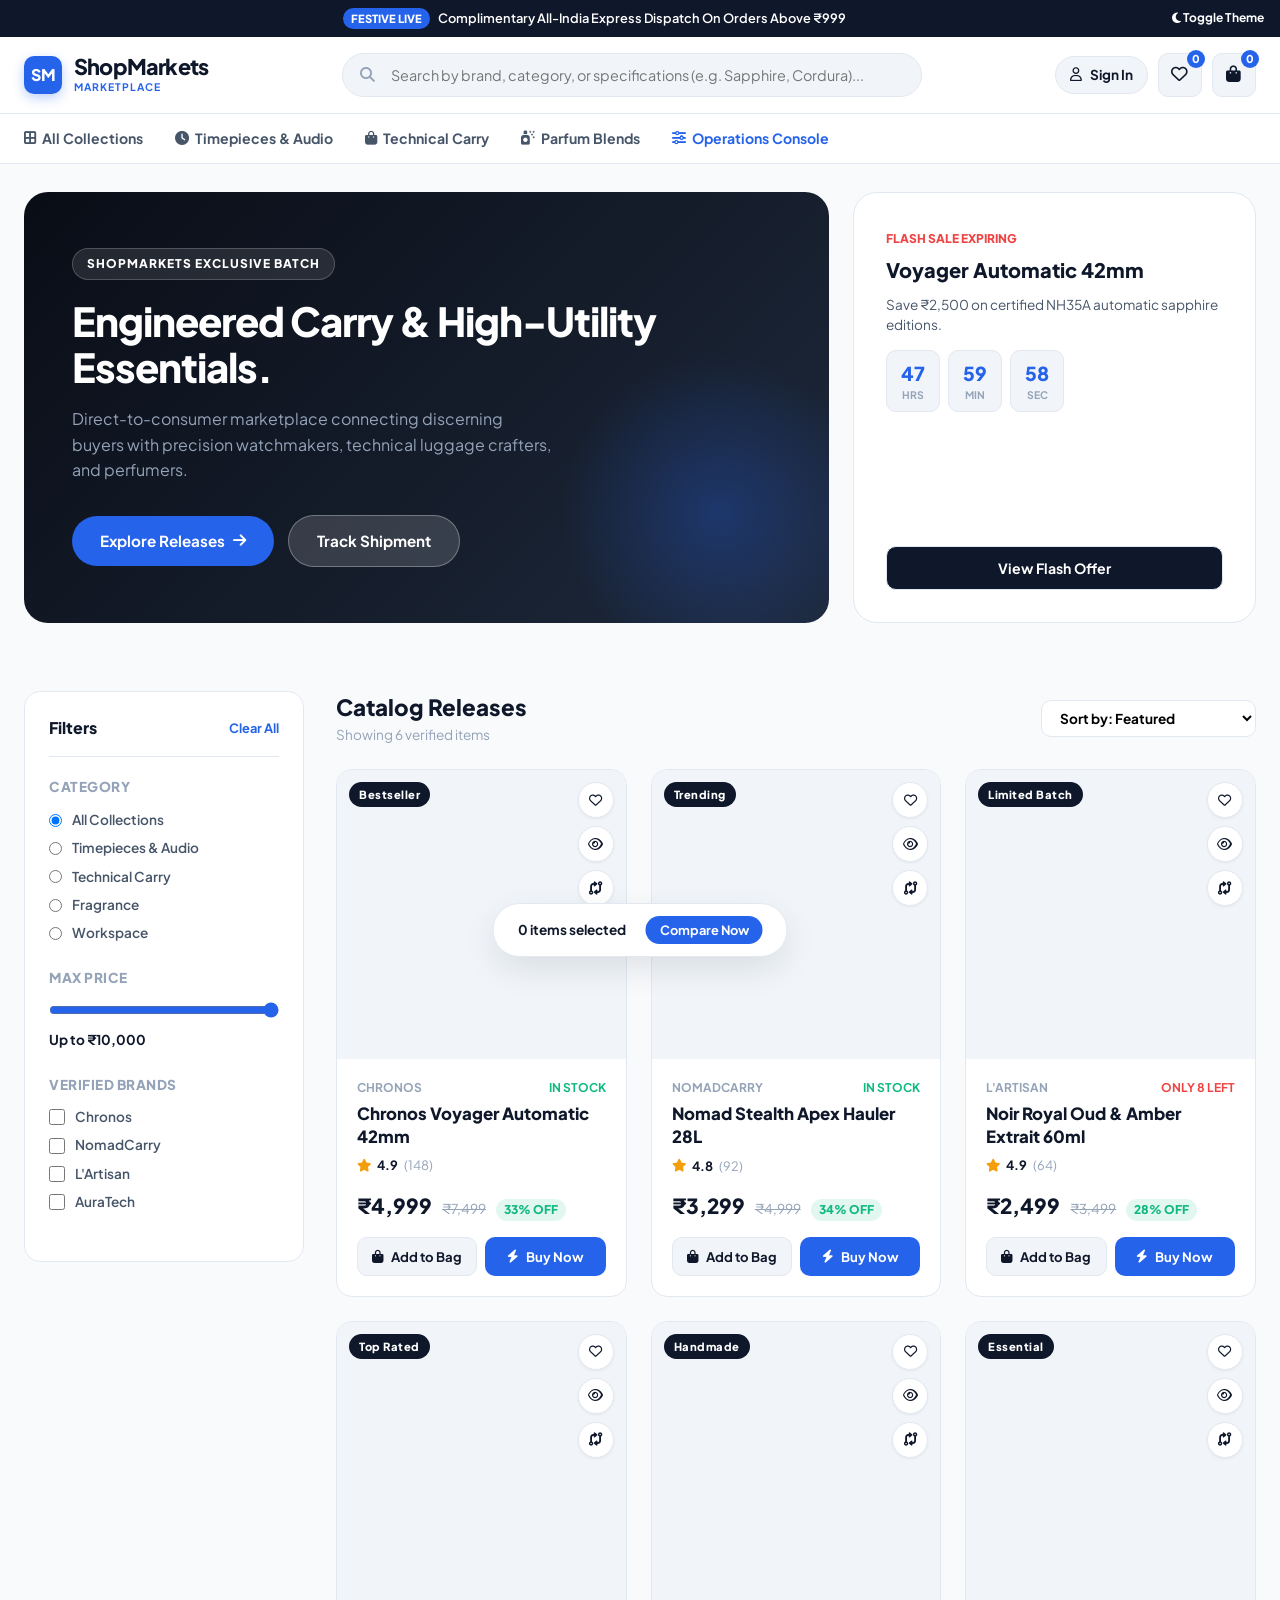
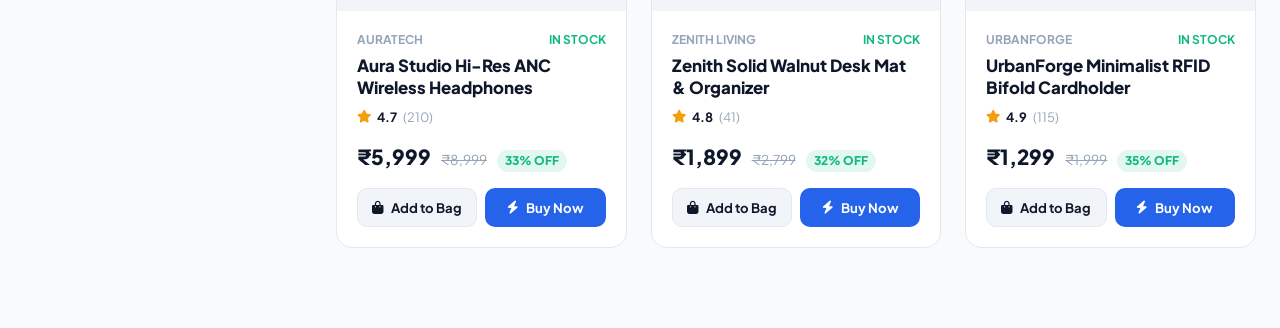
<file: index.html>
<!DOCTYPE html>
<html lang="en">
<head>
  <meta charset="UTF-8">
  <meta name="viewport" content="width=device-width, initial-scale=1.0">
  <title>ShopMarkets — Curated D2C Marketplace & Technical Carry</title>
  <meta name="description" content="ShopMarkets is an engineered D2C marketplace for precision timepieces, weatherproof urban carry, and artisan fragrances across India.">
  <link rel="stylesheet" href="https://cdnjs.cloudflare.com/ajax/libs/font-awesome/6.4.0/css/all.min.css">
  <link rel="stylesheet" href="style.css?v=7">
</head>
<body>

  <!-- Top Announcement -->
  <div class="top-notice-bar">
    <div class="notice-inner">
      <span class="pill">Festive Live</span>
      <span>Complimentary All-India Express Dispatch On Orders Above ₹999</span>
    </div>
    <div style="font-size: 0.75rem; font-weight: 700; cursor: pointer;" onclick="toggleThemeMode()">
      <i class="fas fa-moon"></i> Toggle Theme
    </div>
  </div>

  <!-- Main Marketplace Header -->
  <header class="main-header">
    <div class="container header-inner">
      <a href="index.html" class="brand-wrap">
        <div class="brand-badge">SM</div>
        <div class="brand-text-block">
          <span class="brand-title">ShopMarkets</span>
          <span class="brand-tag">Marketplace</span>
        </div>
      </a>

      <!-- Large Smart Search Bar -->
      <div class="smart-search-box">
        <div class="search-input-wrap">
          <i class="fas fa-magnifying-glass search-icon"></i>
          <input type="text" id="globalSearchInput" placeholder="Search by brand, category, or specifications (e.g. Sapphire, Cordura)...">
        </div>

        <!-- Search Flyout -->
        <div class="search-flyout" id="searchSuggestionsFlyout">
          <div class="search-section-label">Recent Searches</div>
          <div class="history-tags-grid">
            <span class="history-tag" onclick="document.getElementById('globalSearchInput').value='Watches'; renderMarketplaceCatalog();">Automatic Watches</span>
            <span class="history-tag" onclick="document.getElementById('globalSearchInput').value='Backpack'; renderMarketplaceCatalog();">Cordura Backpacks</span>
            <span class="history-tag" onclick="document.getElementById('globalSearchInput').value='Parfum'; renderMarketplaceCatalog();">Artisan Parfum</span>
          </div>
          <div class="search-section-label">Suggested Products</div>
          <div id="dynamicSuggestionsList"></div>
        </div>
      </div>

      <!-- Actions & Greeting -->
      <div class="header-actions">
        <!-- User Greeting Link (Hi, Adnan / Sign In) -->
        <a href="login.html" id="headerUserGreeting" class="user-greeting-btn" title="Account Access">
          <i class="far fa-user"></i> <span>Sign In</span>
        </a>

        <button class="nav-icon-btn" onclick="toggleDrawer('wishlistDrawer', true)" title="Wishlist">
          <i class="far fa-heart"></i>
          <span class="counter-badge wishlist-badge-num">0</span>
        </button>

        <button class="nav-icon-btn" onclick="toggleDrawer('cartDrawer', true)" title="Shopping Bag">
          <i class="fas fa-bag-shopping"></i>
          <span class="counter-badge cart-badge-num">0</span>
        </button>
      </div>
    </div>
  </header>

  <!-- Category Nav Bar -->
  <nav class="category-nav-bar">
    <div class="container">
      <ul class="mega-nav-list">
        <li class="mega-nav-item">
          <a href="#catalog" class="mega-nav-link" onclick="CURRENT_FILTER.category='all'; renderMarketplaceCatalog();">
            <i class="fas fa-border-all"></i> All Collections
          </a>
        </li>
        <li class="mega-nav-item">
          <a href="#catalog" class="mega-nav-link" onclick="CURRENT_FILTER.category='electronics'; renderMarketplaceCatalog();">
            <i class="fas fa-clock"></i> Timepieces & Audio
          </a>
        </li>
        <li class="mega-nav-item">
          <a href="#catalog" class="mega-nav-link" onclick="CURRENT_FILTER.category='fashion'; renderMarketplaceCatalog();">
            <i class="fas fa-bag-shopping"></i> Technical Carry
          </a>
        </li>
        <li class="mega-nav-item">
          <a href="#catalog" class="mega-nav-link" onclick="CURRENT_FILTER.category='fragrance'; renderMarketplaceCatalog();">
            <i class="fas fa-spray-can-sparkles"></i> Parfum Blends
          </a>
        </li>
        <li class="mega-nav-item">
          <a href="admin.html" class="mega-nav-link" style="color: var(--accent-primary);">
            <i class="fas fa-sliders"></i> Operations Console
          </a>
        </li>
      </ul>
    </div>
  </nav>

  <!-- Hero Promotional Grid -->
  <main class="container">
    <section class="hero-marketplace">
      <div class="hero-grid-layout">
        <div class="hero-main-banner">
          <span class="hero-badge-pill">ShopMarkets Exclusive Batch</span>
          <h1 class="hero-heading">Engineered Carry & High-Utility Essentials.</h1>
          <p class="hero-desc">Direct-to-consumer marketplace connecting discerning buyers with precision watchmakers, technical luggage crafters, and perfumers.</p>
          <div class="hero-btn-group">
            <a href="#catalog" class="btn-hero-primary">Explore Releases <i class="fas fa-arrow-right"></i></a>
            <a href="customer.html#orders" class="btn-hero-primary" style="background: rgba(255,255,255,0.15); border: 1px solid rgba(255,255,255,0.3);">Track Shipment</a>
          </div>
        </div>

        <div class="hero-side-card">
          <div>
            <span style="font-size:0.75rem; font-weight:800; color:var(--status-danger); text-transform:uppercase;">Flash Sale Expiring</span>
            <h3 style="font-size:1.25rem; font-weight:800; margin:6px 0 10px;">Voyager Automatic 42mm</h3>
            <p style="font-size:0.85rem; color:var(--text-secondary);">Save ₹2,500 on certified NH35A automatic sapphire editions.</p>
            <div class="flash-deal-clock">
              <div class="clock-unit"><div class="num" id="clockHrs">47</div><div class="lbl">Hrs</div></div>
              <div class="clock-unit"><div class="num" id="clockMins">59</div><div class="lbl">Min</div></div>
              <div class="clock-unit"><div class="num" id="clockSecs">30</div><div class="lbl">Sec</div></div>
            </div>
          </div>
          <button class="btn-card-add" style="margin-top:20px; background:var(--accent-secondary); color:#fff;" onclick="openQuickView('sm-01')">View Flash Offer</button>
        </div>
      </div>
    </section>

    <!-- Marketplace Main Layout (Filters + Dynamic Grid) -->
    <div class="marketplace-layout" id="catalog">
      <!-- Filter Sidebar -->
      <aside class="filter-sidebar">
        <div class="filter-header">
          <h3 style="font-size: 1rem; font-weight: 800;">Filters</h3>
          <button onclick="CURRENT_FILTER={category:'all',brands:[],maxPrice:10000,sortBy:'featured'}; renderMarketplaceCatalog();" style="font-size: 0.8rem; color: var(--accent-primary); font-weight: 700;">Clear All</button>
        </div>

        <div class="filter-group">
          <div class="filter-title">Category</div>
          <label class="filter-checkbox-label"><input type="radio" name="catFilter" checked onclick="CURRENT_FILTER.category='all'; renderMarketplaceCatalog();"> All Collections</label>
          <label class="filter-checkbox-label"><input type="radio" name="catFilter" onclick="CURRENT_FILTER.category='electronics'; renderMarketplaceCatalog();"> Timepieces & Audio</label>
          <label class="filter-checkbox-label"><input type="radio" name="catFilter" onclick="CURRENT_FILTER.category='fashion'; renderMarketplaceCatalog();"> Technical Carry</label>
          <label class="filter-checkbox-label"><input type="radio" name="catFilter" onclick="CURRENT_FILTER.category='fragrance'; renderMarketplaceCatalog();"> Fragrance</label>
          <label class="filter-checkbox-label"><input type="radio" name="catFilter" onclick="CURRENT_FILTER.category='home'; renderMarketplaceCatalog();"> Workspace</label>
        </div>

        <div class="filter-group">
          <div class="filter-title">Max Price</div>
          <input type="range" min="1000" max="10000" step="500" value="10000" style="width:100%; accent-color:var(--accent-primary);" oninput="CURRENT_FILTER.maxPrice=Number(this.value); document.getElementById('priceRangeVal').innerText='₹'+Number(this.value).toLocaleString(); renderMarketplaceCatalog();">
          <div style="font-size: 0.85rem; font-weight: 700; margin-top: 6px;" id="priceRangeVal">Up to ₹10,000</div>
        </div>

        <div class="filter-group">
          <div class="filter-title">Verified Brands</div>
          <label class="filter-checkbox-label"><input type="checkbox" onchange="toggleBrandFilter('Chronos', this.checked)"> Chronos</label>
          <label class="filter-checkbox-label"><input type="checkbox" onchange="toggleBrandFilter('NomadCarry', this.checked)"> NomadCarry</label>
          <label class="filter-checkbox-label"><input type="checkbox" onchange="toggleBrandFilter('L\'Artisan', this.checked)"> L'Artisan</label>
          <label class="filter-checkbox-label"><input type="checkbox" onchange="toggleBrandFilter('AuraTech', this.checked)"> AuraTech</label>
        </div>
      </aside>

      <!-- Products Grid Section -->
      <section>
        <div class="catalog-header-bar">
          <div>
            <h2 style="font-size: 1.4rem; font-weight: 800;">Catalog Releases</h2>
            <div id="productCountDisplay" style="font-size: 0.85rem; color: var(--text-muted);">Loading catalog items...</div>
          </div>
          <select style="background: var(--bg-surface); border: 1px solid var(--border-color); padding: 8px 14px; border-radius: var(--radius-sm); font-weight: 700; font-size: 0.85rem;" onchange="CURRENT_FILTER.sortBy=this.value; renderMarketplaceCatalog();">
            <option value="featured">Sort by: Featured</option>
            <option value="price-low">Price: Low to High</option>
            <option value="price-high">Price: High to Low</option>
            <option value="rating">Highest Customer Rating</option>
          </select>
        </div>

        <div class="product-grid" id="productCatalogGrid"></div>
      </section>
    </div>
  </main>

  <!-- Slide-Over Shopping Drawer -->
  <div class="drawer-backdrop" id="drawerBackdrop" onclick="toggleDrawer('cartDrawer', false)"></div>
  <aside class="drawer-panel" id="cartDrawer">
    <div class="drawer-header">
      <h3 style="font-size: 1.1rem; font-weight: 800;">Your Shopping Bag</h3>
      <button onclick="toggleDrawer('cartDrawer', false)"><i class="fas fa-xmark"></i></button>
    </div>
    <div class="drawer-body" id="cartDrawerItems"></div>
    <div class="drawer-footer">
      <div style="display: flex; gap: 8px; margin-bottom: 16px;">
        <input type="text" id="couponCodeInput" placeholder="Promo code (e.g. MARKET10)" style="flex:1; padding: 10px; border: 1px solid var(--border-color); border-radius: var(--radius-sm); font-size: 0.85rem; text-transform: uppercase;">
        <button onclick="applyCouponCode()" style="background: var(--accent-secondary); color: #fff; padding: 0 16px; border-radius: var(--radius-sm); font-weight: 700; font-size: 0.85rem;">Apply</button>
      </div>
      <div style="display: flex; justify-content: space-between; font-size: 0.9rem; color: var(--text-muted); margin-bottom: 6px;">
        <span>Subtotal</span>
        <span id="drawerSubtotal">₹0</span>
      </div>
      <div style="display: flex; justify-content: space-between; font-size: 0.9rem; color: var(--status-success); margin-bottom: 12px;">
        <span>Promo Discount</span>
        <span id="drawerDiscount">-₹0</span>
      </div>
      <div style="display: flex; justify-content: space-between; font-size: 1.2rem; font-weight: 800; margin-bottom: 18px;">
        <span>Grand Total</span>
        <span id="drawerGrandTotal">₹0</span>
      </div>
      <button class="btn-hero-primary" style="width: 100%; justify-content: center;" onclick="window.location.href='customer.html#checkout'">
        Secure Checkout <i class="fas fa-lock"></i>
      </button>
    </div>
  </aside>

  <!-- Comparison Floating Dock -->
  <div class="compare-dock" id="compareDock">
    <span style="font-size: 0.85rem; font-weight: 700;" id="compareCountText">0 items selected</span>
    <button style="background: var(--accent-primary); color: #fff; padding: 6px 14px; border-radius: var(--radius-pill); font-size: 0.8rem; font-weight: 700;" onclick="showToast('Loading product comparison view...')">Compare Now</button>
  </div>

  <!-- Quick View / Product Detail Modal -->
  <div class="modal-overlay" id="quickViewModal">
    <div class="modal-content-card">
      <button class="modal-close-btn" onclick="closeModal('quickViewModal')"><i class="fas fa-xmark"></i></button>
      <div id="quickViewModalBody"></div>
    </div>
  </div>

  <!-- Toast Container -->
  <div class="toast-container" id="toastContainer"></div>

  <!-- Mobile Bottom Sticky Navigation -->
  <nav class="mobile-bottom-nav">
    <a href="index.html" class="mobile-nav-item active"><i class="fas fa-house"></i><span>Store</span></a>
    <a href="#catalog" class="mobile-nav-item"><i class="fas fa-magnifying-glass"></i><span>Explore</span></a>
    <a href="javascript:void(0)" class="mobile-nav-item" onclick="toggleDrawer('cartDrawer', true)"><i class="fas fa-bag-shopping"></i><span>Bag</span></a>
    <a href="customer.html" class="mobile-nav-item"><i class="far fa-user"></i><span>Account</span></a>
  </nav>

  <script src="products.js"></script>
  <script src="app.js?v=7"></script>
  <script>
    function toggleBrandFilter(brand, checked) {
      if (checked) {
        CURRENT_FILTER.brands.push(brand);
      } else {
        CURRENT_FILTER.brands = CURRENT_FILTER.brands.filter(b => b !== brand);
      }
      renderMarketplaceCatalog();
    }
  </script>
</body>
</html>
</file>
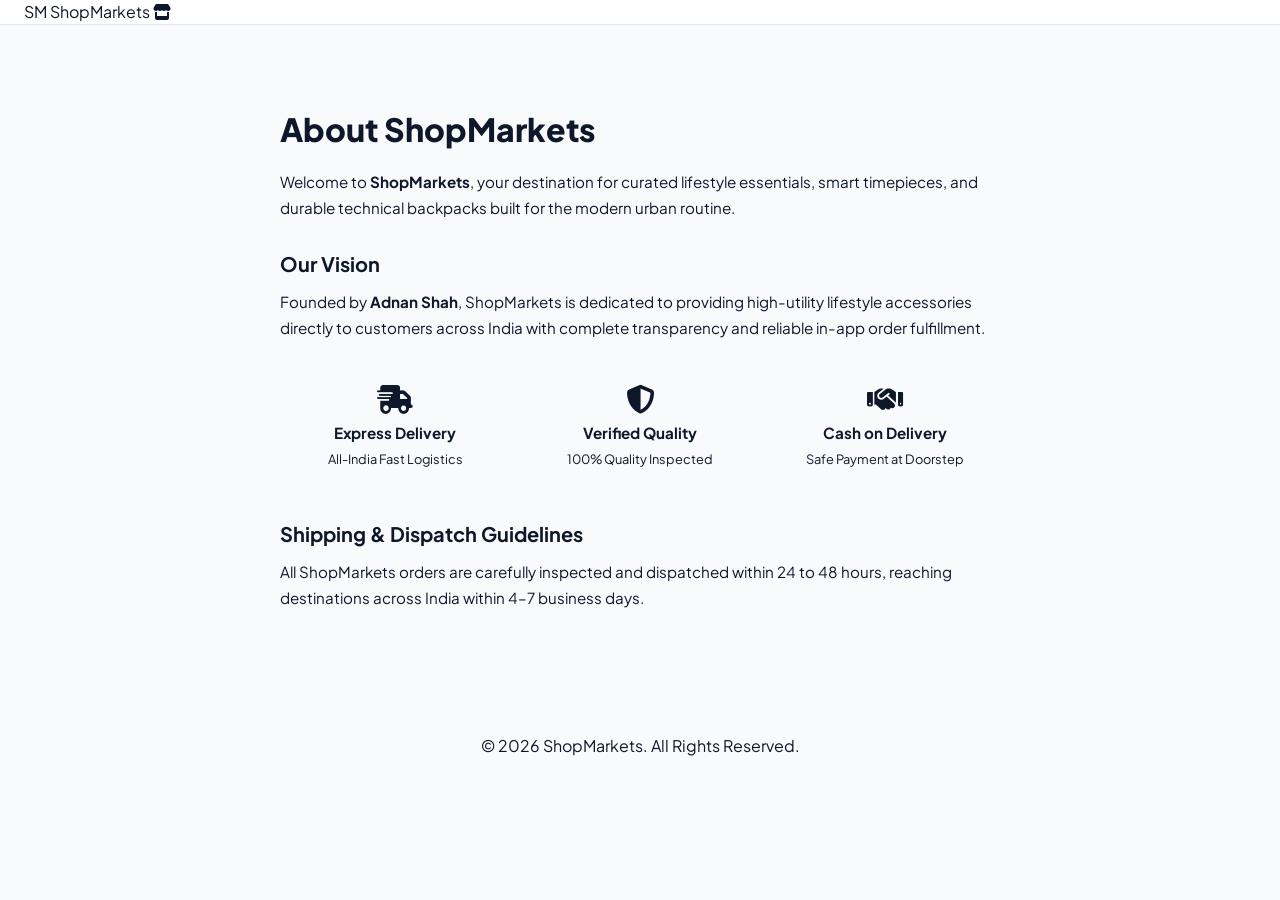
<file: about.html>
<!DOCTYPE html>
<html lang="en">
<head>
  <meta charset="UTF-8">
  <meta name="viewport" content="width=device-width, initial-scale=1.0">
  <title>About Us — ShopMarkets</title>
  <link rel="stylesheet" href="https://cdnjs.cloudflare.com/ajax/libs/font-awesome/6.4.0/css/all.min.css">
  <link rel="stylesheet" href="style.css?v=5">
  <style>
    .about-wrap { max-width: 800px; margin: 40px auto 70px; background: var(--aura-surface); border: 1px solid var(--aura-border); border-radius: var(--radius-md); padding: 40px; }
    .about-wrap h1 { font-size: 2rem; font-weight: 800; margin-bottom: 16px; }
    .about-wrap h2 { font-size: 1.25rem; font-weight: 700; margin: 28px 0 10px; }
    .about-wrap p { color: var(--aura-subtext); font-size: 0.95rem; line-height: 1.7; margin-bottom: 14px; }
    .pillar-grid { display: grid; grid-template-columns: repeat(auto-fit, minmax(200px, 1fr)); gap: 15px; margin: 25px 0; }
    .pillar-card { background: var(--aura-muted); padding: 20px; border-radius: var(--radius-sm); border: 1px solid var(--aura-border); text-align: center; }
    .pillar-card i { font-size: 1.8rem; color: var(--aura-primary); margin-bottom: 8px; }
  </style>
</head>
<body>

  <header class="main-header">
    <div class="container header-container">
      <a href="index.html" class="brand-logo">
        <span class="brand-icon">SM</span>
        <span class="brand-name">ShopMarkets</span>
      </a>
      <a href="index.html" class="icon-btn" title="Back to Store"><i class="fas fa-store"></i></a>
    </div>
  </header>

  <main class="container">
    <div class="about-wrap">
      <h1>About ShopMarkets</h1>
      <p>Welcome to <strong>ShopMarkets</strong>, your destination for curated lifestyle essentials, smart timepieces, and durable technical backpacks built for the modern urban routine.</p>

      <h2>Our Vision</h2>
      <p>Founded by <strong>Adnan Shah</strong>, ShopMarkets is dedicated to providing high-utility lifestyle accessories directly to customers across India with complete transparency and reliable in-app order fulfillment.</p>

      <div class="pillar-grid">
        <div class="pillar-card">
          <i class="fas fa-truck-fast"></i>
          <h4 style="font-size:0.95rem; margin-bottom:4px;">Express Delivery</h4>
          <p style="font-size:0.8rem; margin:0;">All-India Fast Logistics</p>
        </div>
        <div class="pillar-card">
          <i class="fas fa-shield-halved"></i>
          <h4 style="font-size:0.95rem; margin-bottom:4px;">Verified Quality</h4>
          <p style="font-size:0.8rem; margin:0;">100% Quality Inspected</p>
        </div>
        <div class="pillar-card">
          <i class="fas fa-handshake"></i>
          <h4 style="font-size:0.95rem; margin-bottom:4px;">Cash on Delivery</h4>
          <p style="font-size:0.8rem; margin:0;">Safe Payment at Doorstep</p>
        </div>
      </div>

      <h2>Shipping & Dispatch Guidelines</h2>
      <p>All ShopMarkets orders are carefully inspected and dispatched within 24 to 48 hours, reaching destinations across India within 4–7 business days.</p>
    </div>
  </main>

  <footer class="main-footer">
    <div class="container" style="text-align:center;">
      <p>&copy; 2026 ShopMarkets. All Rights Reserved.</p>
    </div>
  </footer>

</body>
</html>
</file>
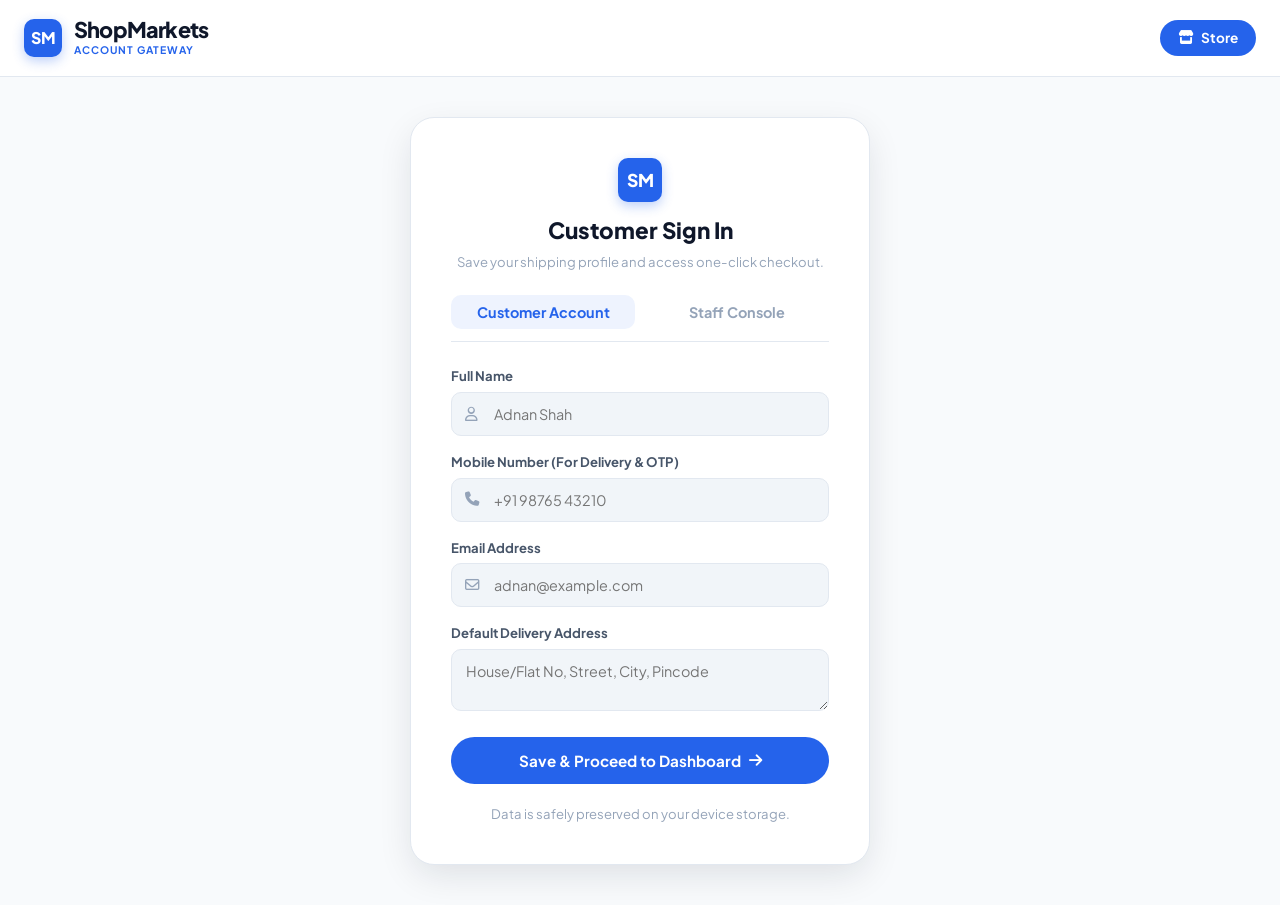
<file: login.html>
<!DOCTYPE html>
<html lang="en">
<head>
  <meta charset="UTF-8">
  <meta name="viewport" content="width=device-width, initial-scale=1.0">
  <title>Customer Access & Portal — ShopMarkets</title>
  <link rel="stylesheet" href="https://cdnjs.cloudflare.com/ajax/libs/font-awesome/6.4.0/css/all.min.css">
  <link rel="stylesheet" href="style.css?v=6">
  <style>
    .auth-page-wrap {
      min-height: calc(100vh - var(--header-height));
      display: flex;
      align-items: center;
      justify-content: center;
      padding: 40px 20px;
    }
    .auth-card {
      background: var(--bg-surface);
      border: 1px solid var(--border-color);
      border-radius: var(--radius-lg);
      padding: 40px;
      max-width: 460px;
      width: 100%;
      box-shadow: var(--shadow-lg);
    }
    .auth-tabs {
      display: flex;
      gap: 10px;
      margin-bottom: 24px;
      border-bottom: 1px solid var(--border-color);
      padding-bottom: 12px;
    }
    .auth-tab-btn {
      flex: 1;
      text-align: center;
      padding: 8px;
      font-size: 0.9rem;
      font-weight: 700;
      color: var(--text-muted);
      border-radius: var(--radius-sm);
      transition: var(--transition-fast);
    }
    .auth-tab-btn.active {
      color: var(--accent-primary);
      background: var(--accent-surface);
    }
    .auth-form-group {
      margin-bottom: 16px;
    }
    .auth-form-group label {
      display: block;
      font-size: 0.82rem;
      font-weight: 700;
      margin-bottom: 6px;
      color: var(--text-secondary);
    }
    .auth-input-box {
      position: relative;
      display: flex;
      align-items: center;
    }
    .auth-input-box i {
      position: absolute;
      left: 14px;
      color: var(--text-muted);
      font-size: 0.9rem;
    }
    .auth-input-box input, .auth-input-box textarea {
      width: 100%;
      background: var(--bg-muted);
      border: 1px solid var(--border-color);
      padding: 12px 14px 12px 42px;
      border-radius: var(--radius-sm);
      font-size: 0.9rem;
      color: var(--text-primary);
      outline: none;
      transition: var(--transition-fast);
    }
    .auth-input-box textarea {
      padding-left: 14px;
    }
    .auth-input-box input:focus, .auth-input-box textarea:focus {
      border-color: var(--accent-primary);
      background: var(--bg-surface);
    }
    .switch-auth-text {
      text-align: center;
      font-size: 0.82rem;
      color: var(--text-muted);
      margin-top: 20px;
    }
    .switch-auth-text a {
      color: var(--accent-primary);
      font-weight: 700;
      cursor: pointer;
    }
  </style>
</head>
<body>

  <header class="main-header">
    <div class="container header-inner">
      <a href="index.html" class="brand-wrap">
        <div class="brand-badge">SM</div>
        <div class="brand-text-block">
          <span class="brand-title">ShopMarkets</span>
          <span class="brand-tag">Account Gateway</span>
        </div>
      </a>
      <a href="index.html" class="btn-hero-primary" style="padding: 8px 18px; font-size: 0.85rem;"><i class="fas fa-store"></i> Store</a>
    </div>
  </header>

  <main class="auth-page-wrap">
    <div class="auth-card">
      <div style="text-align: center; margin-bottom: 24px;">
        <div class="brand-badge" style="margin: 0 auto 12px; width: 44px; height: 44px; font-size: 1.1rem;">SM</div>
        <h1 style="font-size: 1.4rem; font-weight: 800;" id="authHeading">Customer Sign In</h1>
        <p style="font-size: 0.82rem; color: var(--text-muted); margin-top: 4px;">Save your shipping profile and access one-click checkout.</p>
      </div>

      <!-- Mode Selector Tabs -->
      <div class="auth-tabs">
        <button class="auth-tab-btn active" id="tabCustomer" onclick="setAuthMode('customer')">Customer Account</button>
        <button class="auth-tab-btn" id="tabAdmin" onclick="setAuthMode('admin')">Staff Console</button>
      </div>

      <!-- Customer Form -->
      <form id="customerAuthForm" onsubmit="handleCustomerAuth(event)">
        <div class="auth-form-group">
          <label>Full Name</label>
          <div class="auth-input-box">
            <i class="far fa-user"></i>
            <input type="text" id="custNameInput" required placeholder="Adnan Shah">
          </div>
        </div>

        <div class="auth-form-group">
          <label>Mobile Number (For Delivery & OTP)</label>
          <div class="auth-input-box">
            <i class="fas fa-phone"></i>
            <input type="tel" id="custPhoneInput" required placeholder="+91 98765 43210" pattern="[0-9+ ]{10,14}">
          </div>
        </div>

        <div class="auth-form-group">
          <label>Email Address</label>
          <div class="auth-input-box">
            <i class="far fa-envelope"></i>
            <input type="email" id="custEmailInput" required placeholder="adnan@example.com">
          </div>
        </div>

        <div class="auth-form-group">
          <label>Default Delivery Address</label>
          <div class="auth-input-box">
            <textarea id="custAddressInput" rows="2" required placeholder="House/Flat No, Street, City, Pincode"></textarea>
          </div>
        </div>

        <button type="submit" class="btn-hero-primary" style="width: 100%; justify-content: center; margin-top: 10px;">
          Save & Proceed to Dashboard <i class="fas fa-arrow-right"></i>
        </button>
      </form>

      <!-- Admin Form (Initially Hidden) -->
      <form id="adminAuthForm" onsubmit="handleAdminAuth(event)" style="display: none;">
        <div class="auth-form-group">
          <label>Staff Identification / Email</label>
          <div class="auth-input-box">
            <i class="fas fa-shield-halved"></i>
            <input type="text" id="adminUserInput" required placeholder="admin@shopmarkets.com">
          </div>
        </div>

        <div class="auth-form-group">
          <label>Security Key</label>
          <div class="auth-input-box">
            <i class="fas fa-key"></i>
            <input type="password" id="adminPassInput" required placeholder="••••••••">
          </div>
        </div>

        <button type="submit" class="btn-hero-primary" style="width: 100%; justify-content: center; margin-top: 10px; background: var(--accent-secondary);">
          Authenticate Access <i class="fas fa-lock"></i>
        </button>
      </form>

      <div class="switch-auth-text">
        <span>Data is safely preserved on your device storage.</span>
      </div>
    </div>
  </main>

  <div class="toast-container" id="toastContainer"></div>

  <script src="products.js"></script>
  <script src="app.js?v=6"></script>
  <script>
    let currentMode = 'customer';

    function setAuthMode(mode) {
      currentMode = mode;
      const custTab = document.getElementById('tabCustomer');
      const adminTab = document.getElementById('tabAdmin');
      const custForm = document.getElementById('customerAuthForm');
      const adminForm = document.getElementById('adminAuthForm');
      const heading = document.getElementById('authHeading');

      if (mode === 'customer') {
        custTab.classList.add('active');
        adminTab.classList.remove('active');
        custForm.style.display = 'block';
        adminForm.style.display = 'none';
        heading.innerText = 'Customer Sign In';
      } else {
        adminTab.classList.add('active');
        custTab.classList.remove('active');
        custForm.style.display = 'none';
        adminForm.style.display = 'block';
        heading.innerText = 'Staff Console Login';
      }
    }

    // Save customer details in device localStorage
    function handleCustomerAuth(e) {
      e.preventDefault();
      const profile = {
        name: document.getElementById('custNameInput').value.trim(),
        phone: document.getElementById('custPhoneInput').value.trim(),
        email: document.getElementById('custEmailInput').value.trim(),
        address: document.getElementById('custAddressInput').value.trim(),
        loggedInAt: new Date().toISOString()
      };

      localStorage.setItem('sm_customer_profile', JSON.stringify(profile));
      showToast('Profile saved successfully on this device!');
      
      setTimeout(() => {
        window.location.href = 'customer.html';
      }, 800);
    }

    function handleAdminAuth(e) {
      e.preventDefault();
      const user = document.getElementById('adminUserInput').value;
      showToast('Authenticating staff session...');
      setTimeout(() => {
        window.location.href = 'admin.html';
      }, 700);
    }

    // Auto-fill existing profile if already saved
    document.addEventListener('DOMContentLoaded', () => {
      const savedProfile = JSON.parse(localStorage.getItem('sm_customer_profile'));
      if (savedProfile) {
        document.getElementById('custNameInput').value = savedProfile.name || '';
        document.getElementById('custPhoneInput').value = savedProfile.phone || '';
        document.getElementById('custEmailInput').value = savedProfile.email || '';
        document.getElementById('custAddressInput').value = savedProfile.address || '';
      }
    });
  </script>
</body>
</html>
</file>
<file: style.css>
@import url('https://fonts.googleapis.com/css2?family=Plus+Jakarta+Sans:wght@300;400;500;600;700;800&display=swap');

/* ==========================================================================
   CSS CUSTOM PROPERTIES & COLOR SYSTEM (LIGHT & DARK THEMES)
   ========================================================================== */
:root {
  --font-base: 'Plus Jakarta Sans', system-ui, -apple-system, sans-serif;
  
  /* Light Theme Archetype */
  --bg-primary: #f8fafc;
  --bg-surface: #ffffff;
  --bg-surface-elevated: #ffffff;
  --bg-muted: #f1f5f9;
  --bg-card-hover: #f8fafc;
  
  --text-primary: #0f172a;
  --text-secondary: #475569;
  --text-muted: #94a3b8;
  --text-inverse: #ffffff;
  
  --accent-primary: #2563eb;
  --accent-primary-hover: #1d4ed8;
  --accent-surface: rgba(37, 99, 235, 0.08);
  --accent-secondary: #0f172a;
  
  --border-color: #e2e8f0;
  --border-subtle: #f1f5f9;
  --divider: #cbd5e1;
  
  --status-success: #10b981;
  --status-warning: #f59e0b;
  --status-danger: #ef4444;
  --status-info: #0ea5e9;

  --radius-xs: 6px;
  --radius-sm: 10px;
  --radius-md: 16px;
  --radius-lg: 24px;
  --radius-pill: 9999px;
  
  --shadow-sm: 0 1px 3px rgba(15, 23, 42, 0.06);
  --shadow-md: 0 4px 20px -2px rgba(15, 23, 42, 0.08);
  --shadow-lg: 0 12px 36px -4px rgba(15, 23, 42, 0.12);
  --shadow-drawer: -8px 0 32px rgba(15, 23, 42, 0.18);
  
  --transition-fast: 0.15s cubic-bezier(0.4, 0, 0.2, 1);
  --transition-smooth: 0.3s cubic-bezier(0.4, 0, 0.2, 1);
  --header-height: 76px;
  --bottom-nav-height: 64px;
}

[data-theme="dark"] {
  --bg-primary: #090d16;
  --bg-surface: #111827;
  --bg-surface-elevated: #1f293d;
  --bg-muted: #1e293b;
  --bg-card-hover: #1e293b;
  
  --text-primary: #f8fafc;
  --text-secondary: #cbd5e1;
  --text-muted: #64748b;
  --text-inverse: #0f172a;
  
  --accent-primary: #3b82f6;
  --accent-primary-hover: #60a5fa;
  --accent-surface: rgba(59, 130, 246, 0.15);
  --accent-secondary: #f8fafc;
  
  --border-color: #1e293b;
  --border-subtle: #172033;
  --divider: #334155;
  
  --shadow-sm: 0 1px 3px rgba(0, 0, 0, 0.4);
  --shadow-md: 0 4px 20px -2px rgba(0, 0, 0, 0.6);
  --shadow-lg: 0 12px 36px -4px rgba(0, 0, 0, 0.75);
}

/* Base Reset */
*, *::before, *::after {
  box-sizing: border-box;
  margin: 0;
  padding: 0;
  -webkit-tap-highlight-color: transparent;
}

html {
  scroll-behavior: smooth;
}

body {
  font-family: var(--font-base);
  background-color: var(--bg-primary);
  color: var(--text-primary);
  line-height: 1.5;
  overflow-x: hidden;
  transition: background-color var(--transition-smooth), color var(--transition-smooth);
}

img {
  max-width: 100%;
  display: block;
  user-select: none;
}

a {
  color: inherit;
  text-decoration: none;
}

button {
  font-family: inherit;
  cursor: pointer;
  border: none;
  background: transparent;
}

input, select, textarea {
  font-family: inherit;
}

.container {
  max-width: 1320px;
  margin: 0 auto;
  padding: 0 24px;
}

/* ==========================================================================
   ANNOUNCEMENT & GLOBAL HEADER
   ========================================================================== */
.top-notice-bar {
  background: var(--accent-secondary);
  color: var(--text-inverse);
  padding: 8px 16px;
  font-size: 0.8rem;
  font-weight: 600;
  display: flex;
  justify-content: space-between;
  align-items: center;
}

.notice-inner {
  display: flex;
  align-items: center;
  gap: 8px;
  margin: 0 auto;
}

.top-notice-bar span.pill {
  background: var(--accent-primary);
  color: #fff;
  padding: 2px 8px;
  border-radius: var(--radius-pill);
  font-size: 0.7rem;
  text-transform: uppercase;
  font-weight: 800;
}

.main-header {
  position: sticky;
  top: 0;
  z-index: 900;
  background: var(--bg-surface);
  border-bottom: 1px solid var(--border-color);
  backdrop-filter: blur(12px);
  transition: box-shadow var(--transition-fast);
}

.header-inner {
  height: var(--header-height);
  display: flex;
  align-items: center;
  justify-content: space-between;
  gap: 28px;
}

.brand-wrap {
  display: flex;
  align-items: center;
  gap: 12px;
  flex-shrink: 0;
}

.brand-badge {
  background: var(--accent-primary);
  color: #ffffff;
  width: 38px;
  height: 38px;
  border-radius: var(--radius-sm);
  display: flex;
  align-items: center;
  justify-content: center;
  font-weight: 800;
  font-size: 1rem;
  letter-spacing: -0.5px;
  box-shadow: 0 4px 12px rgba(37, 99, 235, 0.3);
}

.brand-text-block {
  display: flex;
  flex-direction: column;
}

.brand-title {
  font-size: 1.35rem;
  font-weight: 800;
  letter-spacing: -0.8px;
  color: var(--text-primary);
  line-height: 1.1;
}

.brand-tag {
  font-size: 0.65rem;
  font-weight: 700;
  text-transform: uppercase;
  color: var(--accent-primary);
  letter-spacing: 1px;
}

/* SMART SEARCH BAR */
.smart-search-box {
  flex: 1;
  max-width: 580px;
  position: relative;
}

.search-input-wrap {
  position: relative;
  display: flex;
  align-items: center;
}

.search-input-wrap i.search-icon {
  position: absolute;
  left: 18px;
  color: var(--text-muted);
  font-size: 0.95rem;
  pointer-events: none;
}

.search-input-wrap input {
  width: 100%;
  background: var(--bg-muted);
  border: 1px solid var(--border-color);
  padding: 12px 18px 12px 48px;
  border-radius: var(--radius-pill);
  font-size: 0.9rem;
  color: var(--text-primary);
  outline: none;
  transition: var(--transition-fast);
}

.search-input-wrap input:focus {
  background: var(--bg-surface);
  border-color: var(--accent-primary);
  box-shadow: 0 0 0 3px var(--accent-surface);
}

.search-clear-btn {
  position: absolute;
  right: 14px;
  color: var(--text-muted);
  cursor: pointer;
  display: none;
}

/* SEARCH SUGGESTIONS FLYOUT */
.search-flyout {
  position: absolute;
  top: calc(100% + 8px);
  left: 0;
  right: 0;
  background: var(--bg-surface);
  border: 1px solid var(--border-color);
  border-radius: var(--radius-md);
  box-shadow: var(--shadow-lg);
  padding: 16px;
  z-index: 950;
  display: none;
}

.search-flyout.active {
  display: block;
}

.search-section-label {
  font-size: 0.75rem;
  font-weight: 800;
  text-transform: uppercase;
  color: var(--text-muted);
  letter-spacing: 0.8px;
  margin-bottom: 10px;
}

.history-tags-grid {
  display: flex;
  flex-wrap: wrap;
  gap: 8px;
  margin-bottom: 16px;
}

.history-tag {
  background: var(--bg-muted);
  padding: 6px 12px;
  border-radius: var(--radius-pill);
  font-size: 0.8rem;
  font-weight: 600;
  color: var(--text-secondary);
  cursor: pointer;
  transition: var(--transition-fast);
}

.history-tag:hover {
  background: var(--accent-surface);
  color: var(--accent-primary);
}

.suggestion-item {
  display: flex;
  align-items: center;
  gap: 12px;
  padding: 10px 12px;
  border-radius: var(--radius-sm);
  cursor: pointer;
  transition: var(--transition-fast);
}

.suggestion-item:hover {
  background: var(--bg-muted);
}

.suggestion-item img {
  width: 36px;
  height: 36px;
  border-radius: var(--radius-xs);
  object-fit: cover;
}

/* HEADER ACTIONS */
.header-actions {
  display: flex;
  align-items: center;
  gap: 10px;
}

.nav-icon-btn {
  position: relative;
  width: 44px;
  height: 44px;
  border-radius: var(--radius-sm);
  background: var(--bg-muted);
  border: 1px solid var(--border-color);
  display: flex;
  align-items: center;
  justify-content: center;
  color: var(--text-primary);
  font-size: 1.05rem;
  transition: var(--transition-fast);
}

.nav-icon-btn:hover {
  background: var(--border-color);
  transform: translateY(-1px);
}

.counter-badge {
  position: absolute;
  top: -4px;
  right: -4px;
  background: var(--accent-primary);
  color: #fff;
  font-size: 0.68rem;
  font-weight: 800;
  min-width: 18px;
  height: 18px;
  border-radius: var(--radius-pill);
  display: flex;
  align-items: center;
  justify-content: center;
  padding: 0 4px;
}

/* ==========================================================================
   MEGA MENU NAVIGATION
   ========================================================================== */
.category-nav-bar {
  background: var(--bg-surface);
  border-bottom: 1px solid var(--border-color);
}

.mega-nav-list {
  display: flex;
  align-items: center;
  gap: 32px;
  list-style: none;
}

.mega-nav-item {
  position: relative;
  padding: 14px 0;
}

.mega-nav-link {
  font-size: 0.88rem;
  font-weight: 700;
  color: var(--text-secondary);
  display: flex;
  align-items: center;
  gap: 6px;
  transition: var(--transition-fast);
}

.mega-nav-link:hover, .mega-nav-item:hover .mega-nav-link {
  color: var(--accent-primary);
}

.mega-dropdown-menu {
  position: absolute;
  top: 100%;
  left: 0;
  width: 480px;
  background: var(--bg-surface);
  border: 1px solid var(--border-color);
  border-radius: var(--radius-md);
  box-shadow: var(--shadow-lg);
  padding: 24px;
  z-index: 850;
  display: none;
  grid-template-columns: repeat(2, 1fr);
  gap: 16px;
}

.mega-nav-item:hover .mega-dropdown-menu {
  display: grid;
}

.dropdown-col h5 {
  font-size: 0.8rem;
  font-weight: 800;
  text-transform: uppercase;
  color: var(--text-muted);
  margin-bottom: 10px;
}

.dropdown-col a {
  display: block;
  font-size: 0.85rem;
  font-weight: 600;
  color: var(--text-secondary);
  padding: 6px 0;
  transition: var(--transition-fast);
}

.dropdown-col a:hover {
  color: var(--accent-primary);
  transform: translateX(4px);
}

/* ==========================================================================
   HERO PROMOTIONAL BANNER SECTION
   ========================================================================== */
.hero-marketplace {
  padding: 28px 0;
}

.hero-grid-layout {
  display: grid;
  grid-template-columns: 2fr 1fr;
  gap: 24px;
}

.hero-main-banner {
  background: linear-gradient(135deg, #090d16 0%, #1e293b 100%);
  border-radius: var(--radius-lg);
  padding: 56px 48px;
  color: #ffffff;
  position: relative;
  overflow: hidden;
  display: flex;
  flex-direction: column;
  justify-content: center;
}

.hero-main-banner::after {
  content: '';
  position: absolute;
  right: -50px;
  bottom: -50px;
  width: 320px;
  height: 320px;
  background: radial-gradient(circle, rgba(37, 99, 235, 0.3) 0%, transparent 70%);
  pointer-events: none;
}

.hero-badge-pill {
  background: rgba(255, 255, 255, 0.1);
  border: 1px solid rgba(255, 255, 255, 0.2);
  padding: 6px 14px;
  border-radius: var(--radius-pill);
  font-size: 0.75rem;
  font-weight: 800;
  letter-spacing: 1px;
  text-transform: uppercase;
  display: inline-block;
  margin-bottom: 18px;
  width: fit-content;
}

.hero-heading {
  font-size: 2.5rem;
  font-weight: 800;
  line-height: 1.15;
  letter-spacing: -1px;
  margin-bottom: 16px;
  max-width: 620px;
}

.hero-desc {
  font-size: 1rem;
  color: #94a3b8;
  line-height: 1.6;
  max-width: 480px;
  margin-bottom: 32px;
}

.hero-btn-group {
  display: flex;
  gap: 14px;
  align-items: center;
}

.btn-hero-primary {
  background: var(--accent-primary);
  color: #ffffff;
  padding: 14px 28px;
  border-radius: var(--radius-pill);
  font-weight: 700;
  font-size: 0.95rem;
  display: inline-flex;
  align-items: center;
  gap: 8px;
  transition: var(--transition-fast);
}

.btn-hero-primary:hover {
  background: var(--accent-primary-hover);
  transform: translateY(-2px);
  box-shadow: 0 8px 24px rgba(37, 99, 235, 0.4);
}

.hero-side-card {
  background: var(--bg-surface);
  border: 1px solid var(--border-color);
  border-radius: var(--radius-lg);
  padding: 32px;
  display: flex;
  flex-direction: column;
  justify-content: space-between;
}

.flash-deal-clock {
  display: flex;
  gap: 8px;
  margin-top: 14px;
}

.clock-unit {
  background: var(--bg-muted);
  border: 1px solid var(--border-color);
  padding: 8px 12px;
  border-radius: var(--radius-sm);
  text-align: center;
  min-width: 54px;
}

.clock-unit .num {
  font-size: 1.2rem;
  font-weight: 800;
  color: var(--accent-primary);
}

.clock-unit .lbl {
  font-size: 0.65rem;
  font-weight: 700;
  color: var(--text-muted);
  text-transform: uppercase;
}

/* ==========================================================================
   CUSTOMER BENEFITS BAR
   ========================================================================== */
.benefits-grid {
  display: grid;
  grid-template-columns: repeat(4, 1fr);
  gap: 20px;
  margin: 36px 0;
}

.benefit-card {
  background: var(--bg-surface);
  border: 1px solid var(--border-color);
  padding: 20px 24px;
  border-radius: var(--radius-md);
  display: flex;
  align-items: center;
  gap: 16px;
}

.benefit-icon {
  width: 44px;
  height: 44px;
  border-radius: var(--radius-sm);
  background: var(--accent-surface);
  color: var(--accent-primary);
  display: flex;
  align-items: center;
  justify-content: center;
  font-size: 1.2rem;
}

.benefit-text h4 {
  font-size: 0.92rem;
  font-weight: 800;
  margin-bottom: 2px;
}

.benefit-text p {
  font-size: 0.78rem;
  color: var(--text-muted);
}

/* ==========================================================================
   MARKETPLACE MAIN SECTION: FILTER SIDEBAR & PRODUCT GRID
   ========================================================================== */
.marketplace-layout {
  display: grid;
  grid-template-columns: 280px 1fr;
  gap: 32px;
  margin: 40px 0 80px;
}

.filter-sidebar {
  background: var(--bg-surface);
  border: 1px solid var(--border-color);
  border-radius: var(--radius-md);
  padding: 24px;
  height: fit-content;
  position: sticky;
  top: calc(var(--header-height) + 20px);
}

.filter-header {
  display: flex;
  justify-content: space-between;
  align-items: center;
  padding-bottom: 16px;
  border-bottom: 1px solid var(--border-color);
  margin-bottom: 20px;
}

.filter-group {
  margin-bottom: 24px;
}

.filter-title {
  font-size: 0.85rem;
  font-weight: 800;
  text-transform: uppercase;
  color: var(--text-muted);
  letter-spacing: 0.5px;
  margin-bottom: 12px;
}

.filter-checkbox-label {
  display: flex;
  align-items: center;
  gap: 10px;
  font-size: 0.85rem;
  font-weight: 600;
  color: var(--text-secondary);
  margin-bottom: 8px;
  cursor: pointer;
}

.filter-checkbox-label input[type="checkbox"] {
  accent-color: var(--accent-primary);
  width: 16px;
  height: 16px;
}

.catalog-header-bar {
  display: flex;
  justify-content: space-between;
  align-items: center;
  margin-bottom: 24px;
}

.active-filter-chips {
  display: flex;
  flex-wrap: wrap;
  gap: 8px;
  margin-bottom: 16px;
}

.chip-tag {
  background: var(--accent-surface);
  color: var(--accent-primary);
  border: 1px solid rgba(37, 99, 235, 0.2);
  padding: 4px 10px;
  border-radius: var(--radius-pill);
  font-size: 0.78rem;
  font-weight: 700;
  display: inline-flex;
  align-items: center;
  gap: 6px;
}

.chip-tag i {
  cursor: pointer;
}

/* ==========================================================================
   PRODUCT CARD COMPONENT
   ========================================================================== */
.product-grid {
  display: grid;
  grid-template-columns: repeat(auto-fill, minmax(280px, 1fr));
  gap: 24px;
}

.product-card {
  background: var(--bg-surface);
  border: 1px solid var(--border-color);
  border-radius: var(--radius-md);
  overflow: hidden;
  display: flex;
  flex-direction: column;
  position: relative;
  transition: var(--transition-smooth);
}

.product-card:hover {
  transform: translateY(-4px);
  border-color: var(--accent-primary);
  box-shadow: var(--shadow-md);
}

.card-media-wrap {
  position: relative;
  aspect-ratio: 1/1;
  background: var(--bg-muted);
  overflow: hidden;
}

.card-media-wrap img {
  width: 100%;
  height: 100%;
  object-fit: cover;
  transition: transform 0.4s cubic-bezier(0.4, 0, 0.2, 1);
}

.product-card:hover .card-media-wrap img {
  transform: scale(1.06);
}

.card-badge-pill {
  position: absolute;
  top: 12px;
  left: 12px;
  background: var(--accent-secondary);
  color: #ffffff;
  font-size: 0.7rem;
  font-weight: 800;
  padding: 4px 10px;
  border-radius: var(--radius-pill);
  letter-spacing: 0.5px;
  z-index: 2;
}

.card-floating-actions {
  position: absolute;
  top: 12px;
  right: 12px;
  display: flex;
  flex-direction: column;
  gap: 8px;
  z-index: 2;
}

.floating-action-btn {
  width: 36px;
  height: 36px;
  border-radius: 50%;
  background: var(--bg-surface);
  border: 1px solid var(--border-color);
  display: flex;
  align-items: center;
  justify-content: center;
  color: var(--text-primary);
  box-shadow: var(--shadow-sm);
  transition: var(--transition-fast);
}

.floating-action-btn:hover {
  background: var(--accent-primary);
  color: #fff;
}

.card-info {
  padding: 20px;
  flex: 1;
  display: flex;
  flex-direction: column;
}

.card-brand-row {
  display: flex;
  justify-content: space-between;
  align-items: center;
  font-size: 0.75rem;
  font-weight: 700;
  text-transform: uppercase;
  color: var(--text-muted);
  margin-bottom: 6px;
}

.card-title {
  font-size: 1.05rem;
  font-weight: 800;
  color: var(--text-primary);
  line-height: 1.35;
  margin-bottom: 8px;
  display: -webkit-box;
  -webkit-line-clamp: 2;
  -webkit-box-orient: vertical;
  overflow: hidden;
}

.rating-star-row {
  display: flex;
  align-items: center;
  gap: 6px;
  font-size: 0.8rem;
  margin-bottom: 14px;
}

.rating-star-row i {
  color: #f59e0b;
}

.price-stock-row {
  margin-top: auto;
  display: flex;
  align-items: baseline;
  gap: 10px;
  margin-bottom: 16px;
}

.current-price {
  font-size: 1.3rem;
  font-weight: 800;
  color: var(--text-primary);
}

.discount-price {
  font-size: 0.85rem;
  text-decoration: line-through;
  color: var(--text-muted);
}

.save-pill {
  background: rgba(16, 185, 129, 0.12);
  color: var(--status-success);
  font-size: 0.75rem;
  font-weight: 800;
  padding: 2px 8px;
  border-radius: var(--radius-pill);
}

.btn-card-add {
  width: 100%;
  background: var(--bg-muted);
  border: 1px solid var(--border-color);
  padding: 12px;
  border-radius: var(--radius-sm);
  font-weight: 700;
  font-size: 0.88rem;
  color: var(--text-primary);
  display: flex;
  align-items: center;
  justify-content: center;
  gap: 8px;
  transition: var(--transition-fast);
}

.btn-card-add:hover {
  background: var(--accent-primary);
  color: #ffffff;
  border-color: var(--accent-primary);
}

/* ==========================================================================
   QUICK VIEW & GLOBAL MODAL ENGINE
   ========================================================================== */
.modal-overlay {
  position: fixed;
  inset: 0;
  background: rgba(15, 23, 42, 0.7);
  backdrop-filter: blur(4px);
  z-index: 1000;
  display: flex;
  align-items: center;
  justify-content: center;
  padding: 20px;
  opacity: 0;
  pointer-events: none;
  transition: var(--transition-smooth);
}

.modal-overlay.active {
  opacity: 1;
  pointer-events: auto;
}

.modal-content-card {
  background: var(--bg-surface);
  border: 1px solid var(--border-color);
  border-radius: var(--radius-lg);
  max-width: 880px;
  width: 100%;
  max-height: 90vh;
  overflow-y: auto;
  position: relative;
  box-shadow: var(--shadow-lg);
}

.modal-close-btn {
  position: absolute;
  top: 18px;
  right: 18px;
  width: 36px;
  height: 36px;
  border-radius: 50%;
  background: var(--bg-muted);
  display: flex;
  align-items: center;
  justify-content: center;
  color: var(--text-primary);
  z-index: 10;
}

/* ==========================================================================
   CART & WISHLIST DRAWERS
   ========================================================================== */
.drawer-backdrop {
  position: fixed;
  inset: 0;
  background: rgba(15, 23, 42, 0.6);
  z-index: 1100;
  opacity: 0;
  pointer-events: none;
  transition: var(--transition-smooth);
}

.drawer-backdrop.active {
  opacity: 1;
  pointer-events: auto;
}

.drawer-panel {
  position: fixed;
  top: 0;
  bottom: 0;
  right: -480px;
  width: 100%;
  max-width: 440px;
  background: var(--bg-surface);
  box-shadow: var(--shadow-drawer);
  z-index: 1150;
  display: flex;
  flex-direction: column;
  transition: transform var(--transition-smooth);
}

.drawer-panel.active {
  transform: translateX(-480px);
}

.drawer-header {
  padding: 22px 24px;
  border-bottom: 1px solid var(--border-color);
  display: flex;
  justify-content: space-between;
  align-items: center;
}

.drawer-body {
  flex: 1;
  overflow-y: auto;
  padding: 24px;
  display: flex;
  flex-direction: column;
  gap: 16px;
}

.drawer-footer {
  padding: 24px;
  border-top: 1px solid var(--border-color);
  background: var(--bg-muted);
}

/* ==========================================================================
   PRODUCT COMPARISON DOCK
   ========================================================================== */
.compare-dock {
  position: fixed;
  bottom: 24px;
  left: 50%;
  transform: translateX(-50%) translateY(150%);
  background: var(--bg-surface);
  border: 1px solid var(--border-color);
  box-shadow: var(--shadow-lg);
  border-radius: var(--radius-pill);
  padding: 12px 24px;
  z-index: 800;
  display: flex;
  align-items: center;
  gap: 20px;
  transition: transform var(--transition-smooth);
}

.compare-dock.active {
  transform: translateX(-50%) translateY(0);
}

/* ==========================================================================
   TOAST NOTIFICATION ENGINE
   ========================================================================== */
.toast-container {
  position: fixed;
  bottom: 30px;
  right: 30px;
  z-index: 2000;
  display: flex;
  flex-direction: column;
  gap: 10px;
}

.toast {
  background: var(--accent-secondary);
  color: #fff;
  padding: 14px 20px;
  border-radius: var(--radius-sm);
  box-shadow: var(--shadow-lg);
  display: flex;
  align-items: center;
  gap: 12px;
  font-size: 0.88rem;
  font-weight: 600;
  animation: slideInToast 0.3s ease forwards;
}

@keyframes slideInToast {
  from { transform: translateX(100%); opacity: 0; }
  to { transform: translateX(0); opacity: 1; }
}

/* ==========================================================================
   RESPONSIVE DESIGN & MOBILE NAVIGATION
   ========================================================================== */
.mobile-bottom-nav {
  display: none;
  position: fixed;
  bottom: 0;
  left: 0;
  right: 0;
  height: var(--bottom-nav-height);
  background: var(--bg-surface);
  border-top: 1px solid var(--border-color);
  z-index: 850;
  justify-content: space-around;
  align-items: center;
}

.mobile-nav-item {
  display: flex;
  flex-direction: column;
  align-items: center;
  font-size: 0.72rem;
  font-weight: 700;
  color: var(--text-muted);
  gap: 4px;
}

.mobile-nav-item.active {
  color: var(--accent-primary);
}

@media (max-width: 1024px) {
  .marketplace-layout {
    grid-template-columns: 1fr;
  }
  .filter-sidebar {
    display: none;
  }
  .hero-grid-layout {
    grid-template-columns: 1fr;
  }
  .benefits-grid {
    grid-template-columns: repeat(2, 1fr);
  }
}

@media (max-width: 768px) {
  .main-header {
    padding: 0;
  }
  .category-nav-bar, .mega-nav-list {
    display: none;
  }
  .mobile-bottom-nav {
    display: flex;
  }
  body {
    padding-bottom: var(--bottom-nav-height);
  }
  .drawer-panel {
    max-width: 100%;
    right: -100%;
  }
  .drawer-panel.active {
    transform: translateX(-100%);
  }
  .hero-heading {
    font-size: 1.8rem;
  }
  .benefits-grid {
    grid-template-columns: 1fr;
  }
}

.user-greeting-btn {
  display: flex;
  align-items: center;
  gap: 8px;
  background: var(--bg-muted);
  border: 1px solid var(--border-color);
  padding: 8px 14px;
  border-radius: var(--radius-pill);
  font-size: 0.85rem;
  font-weight: 700;
  color: var(--text-primary);
  transition: var(--transition-fast);
}

.user-greeting-btn:hover {
  background: var(--border-color);
  transform: translateY(-1px);
}
</file>
